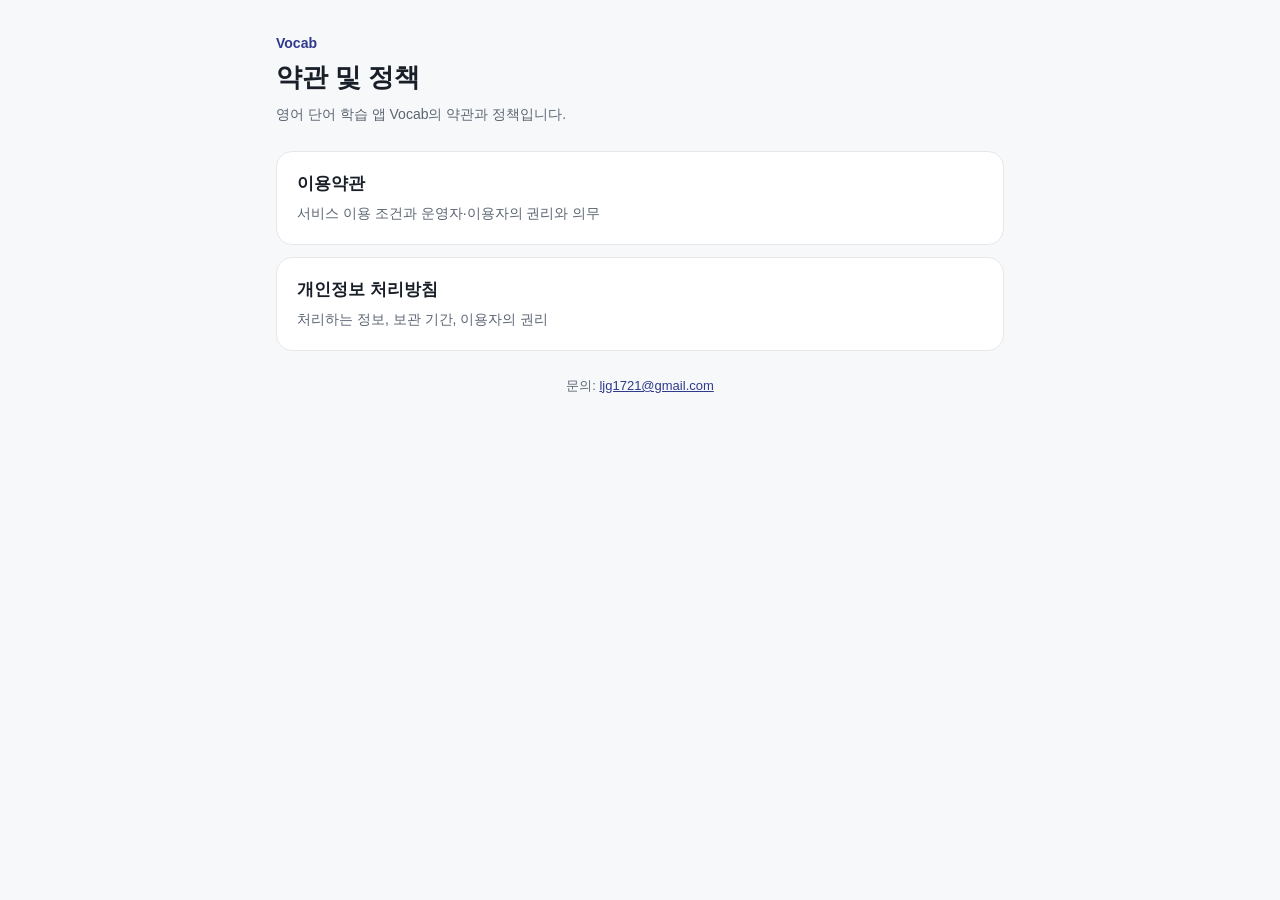
<file: index.html>
<!doctype html>
<html lang="ko">
<head>
<meta charset="utf-8">
<meta name="viewport" content="width=device-width, initial-scale=1">
<title>Vocab 약관</title>
<meta name="description" content="Vocab 앱 이용약관과 개인정보 처리방침">
<link rel="stylesheet" href="style.css">
</head>
<body>
<main>
  <header class="doc">
    <div class="app">Vocab</div>
    <h1>약관 및 정책</h1>
    <div class="dates">영어 단어 학습 앱 Vocab의 약관과 정책입니다.</div>
  </header>
  <div class="cards">
    <a class="card-link" href="terms.html"><strong>이용약관</strong><span>서비스 이용 조건과 운영자·이용자의 권리와 의무</span></a>
    <a class="card-link" href="privacy.html"><strong>개인정보 처리방침</strong><span>처리하는 정보, 보관 기간, 이용자의 권리</span></a>
  </div>
  <footer>문의: <a href="mailto:ljg1721@gmail.com">ljg1721@gmail.com</a></footer>
</main>
</body>
</html>
</file>
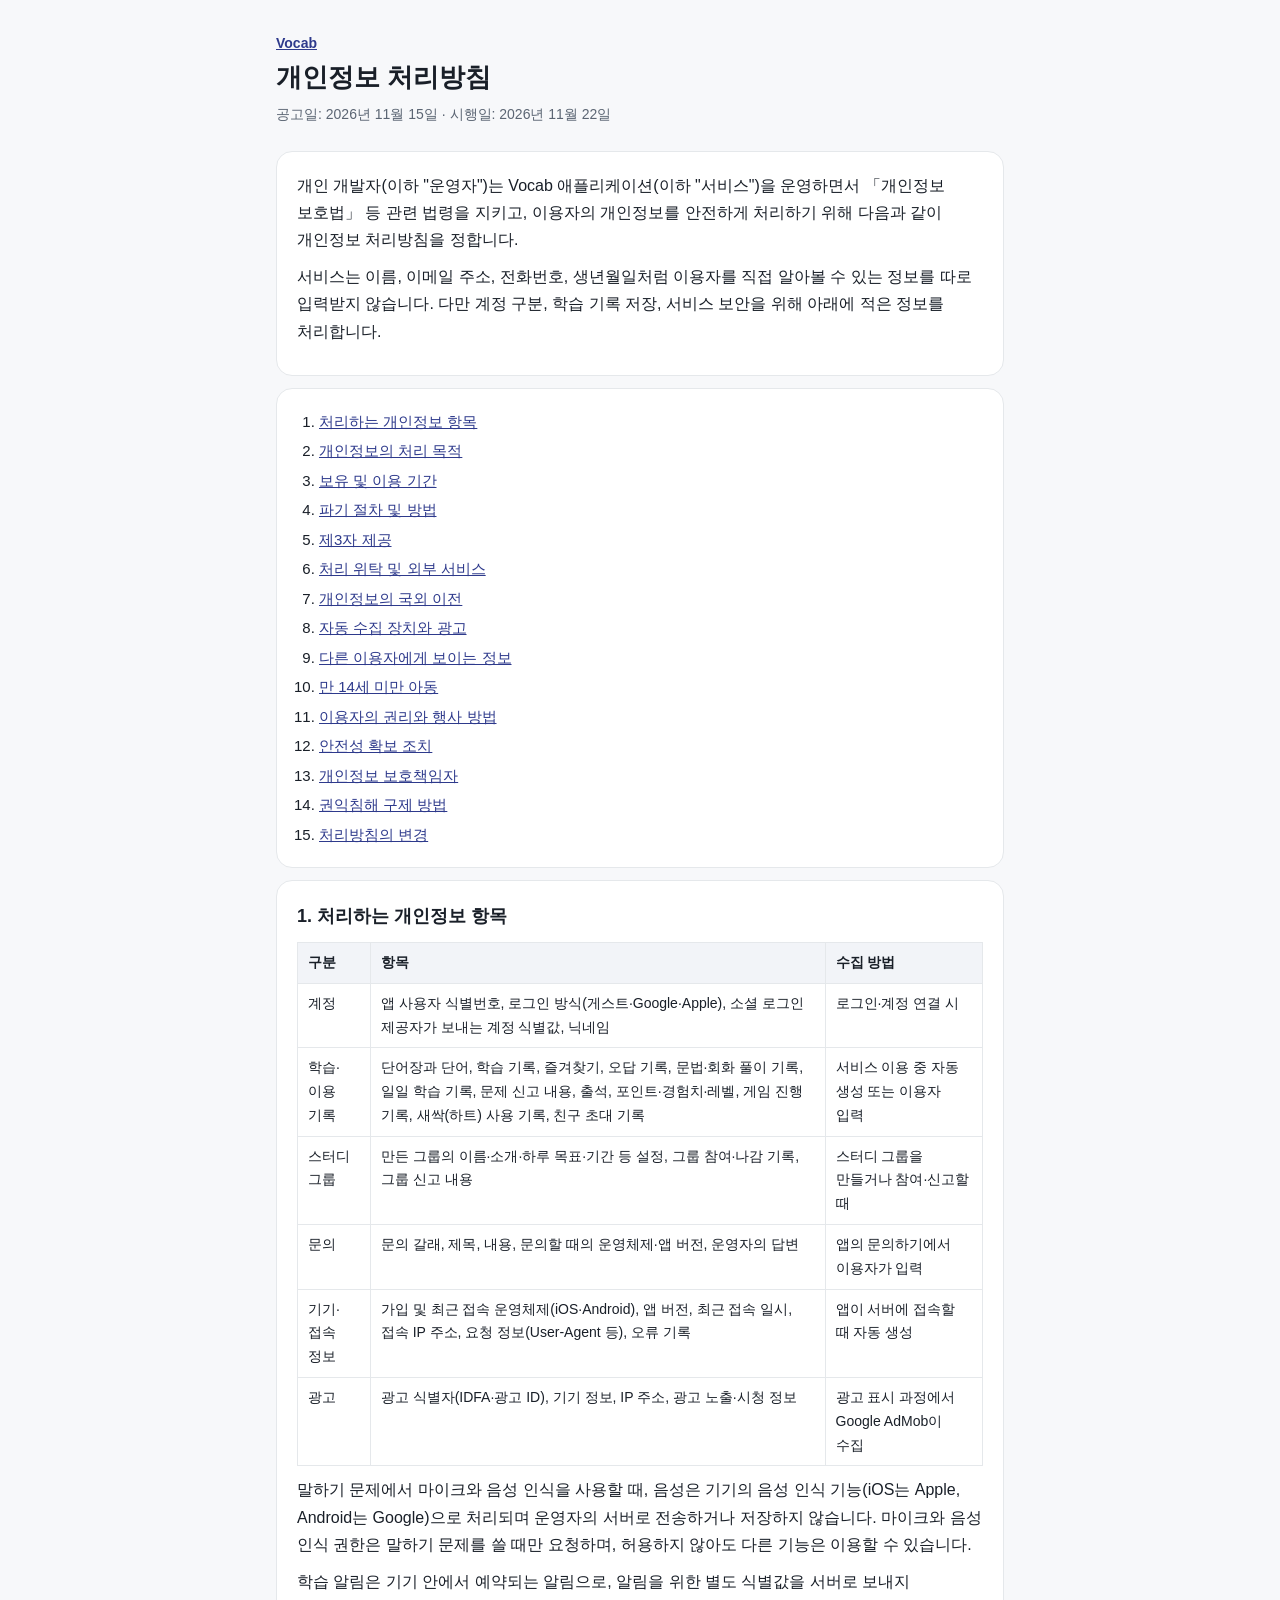
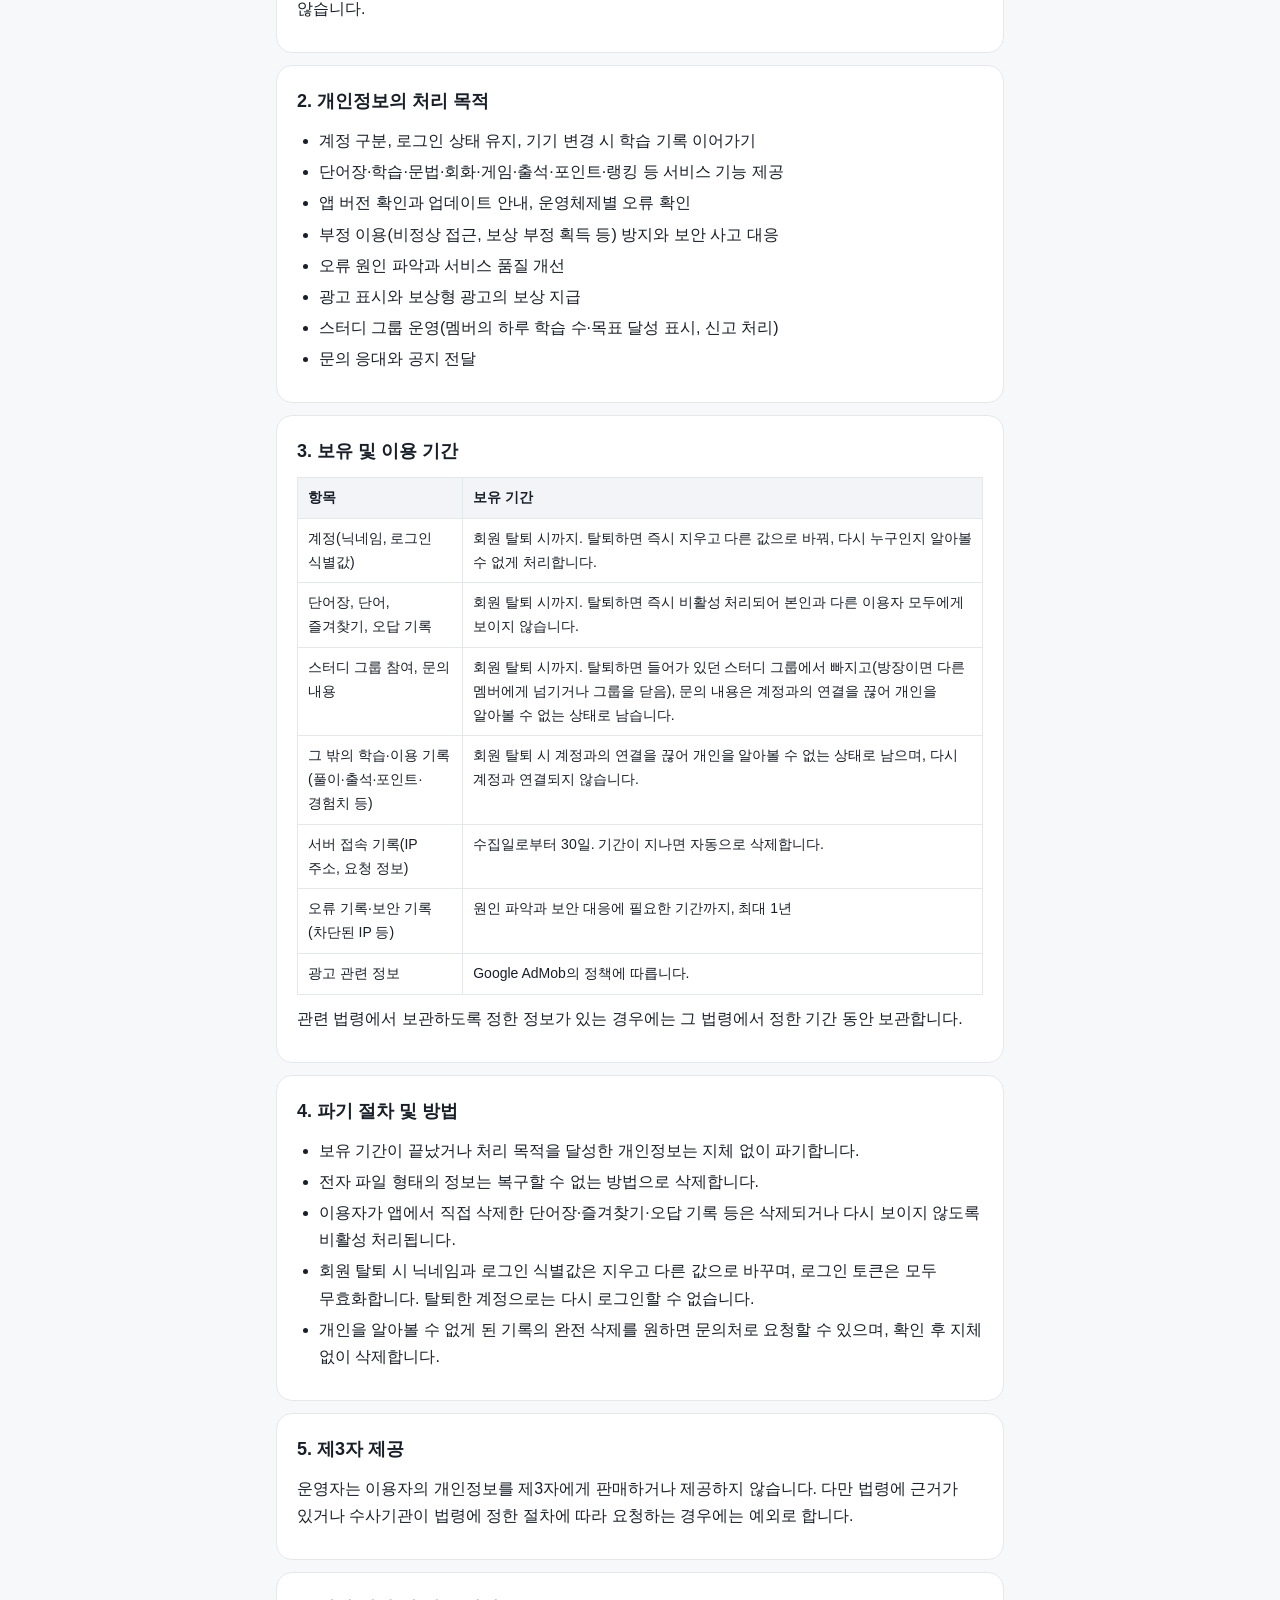
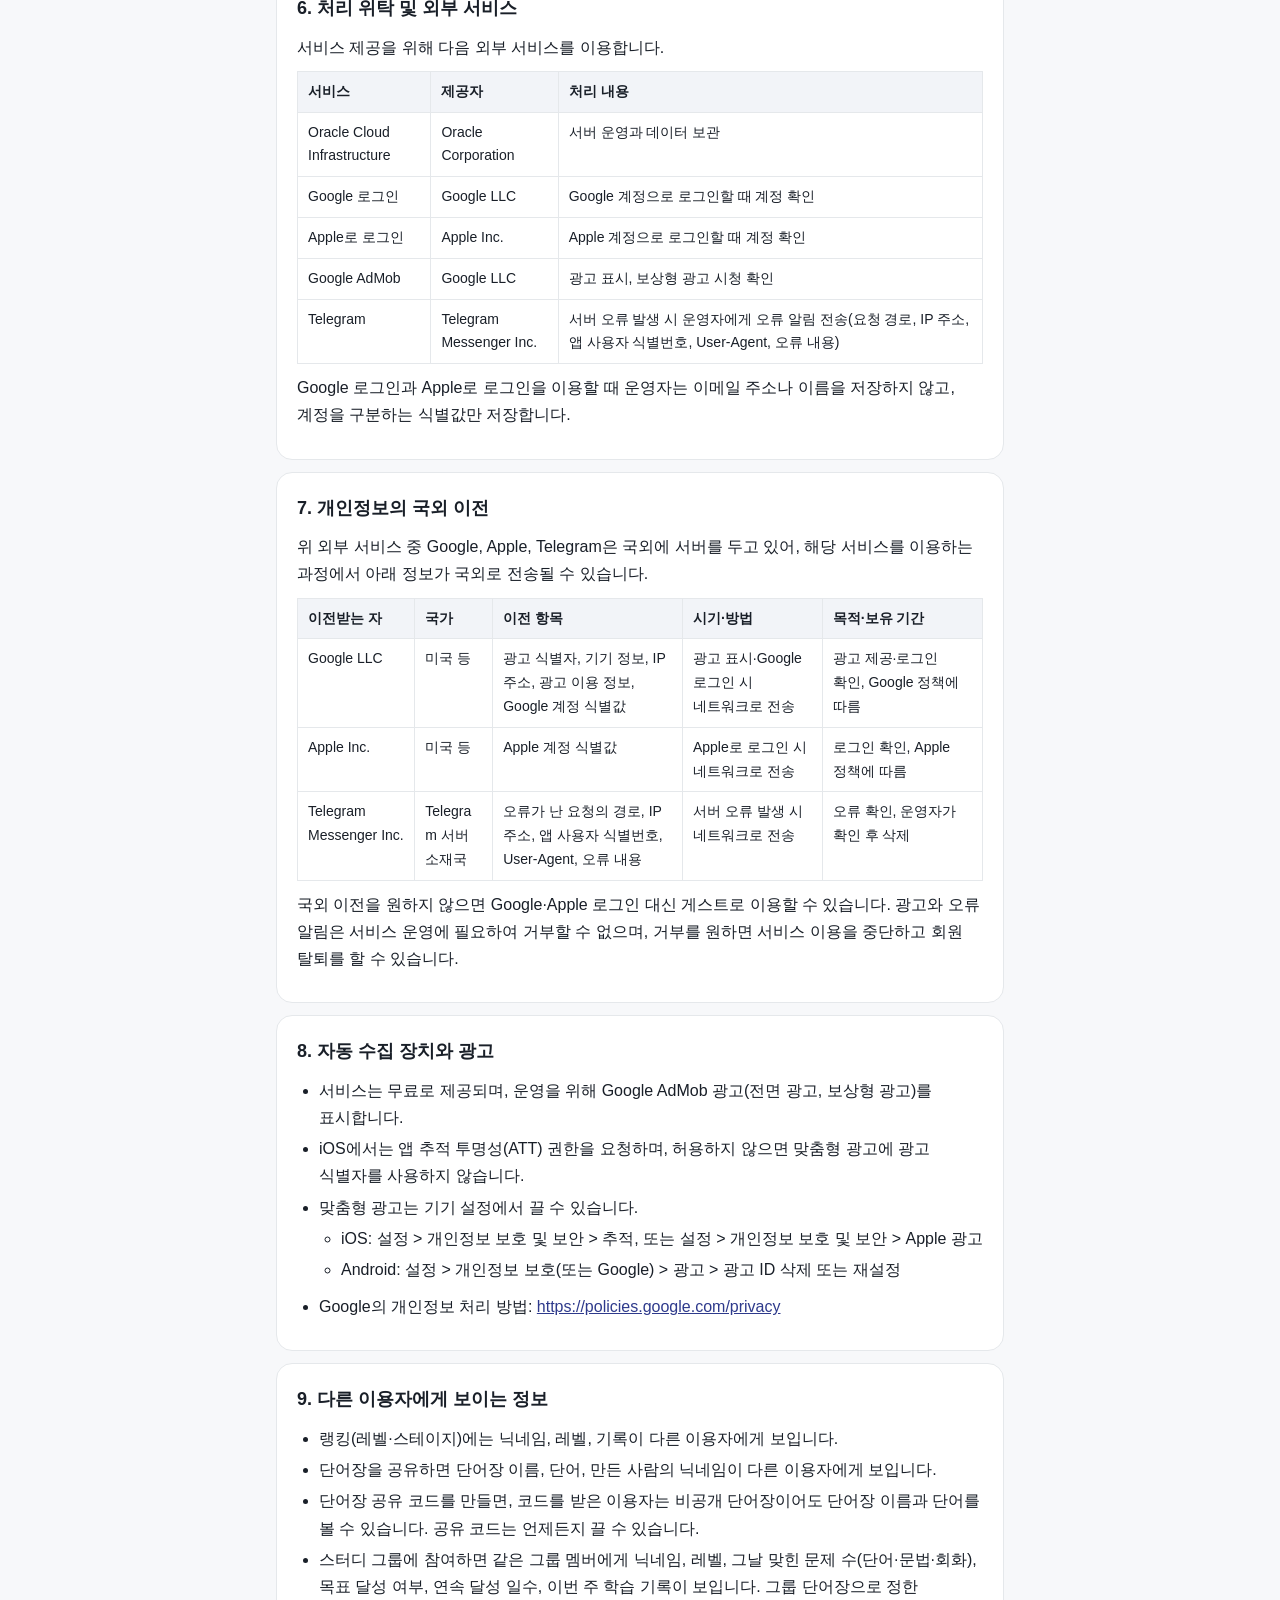
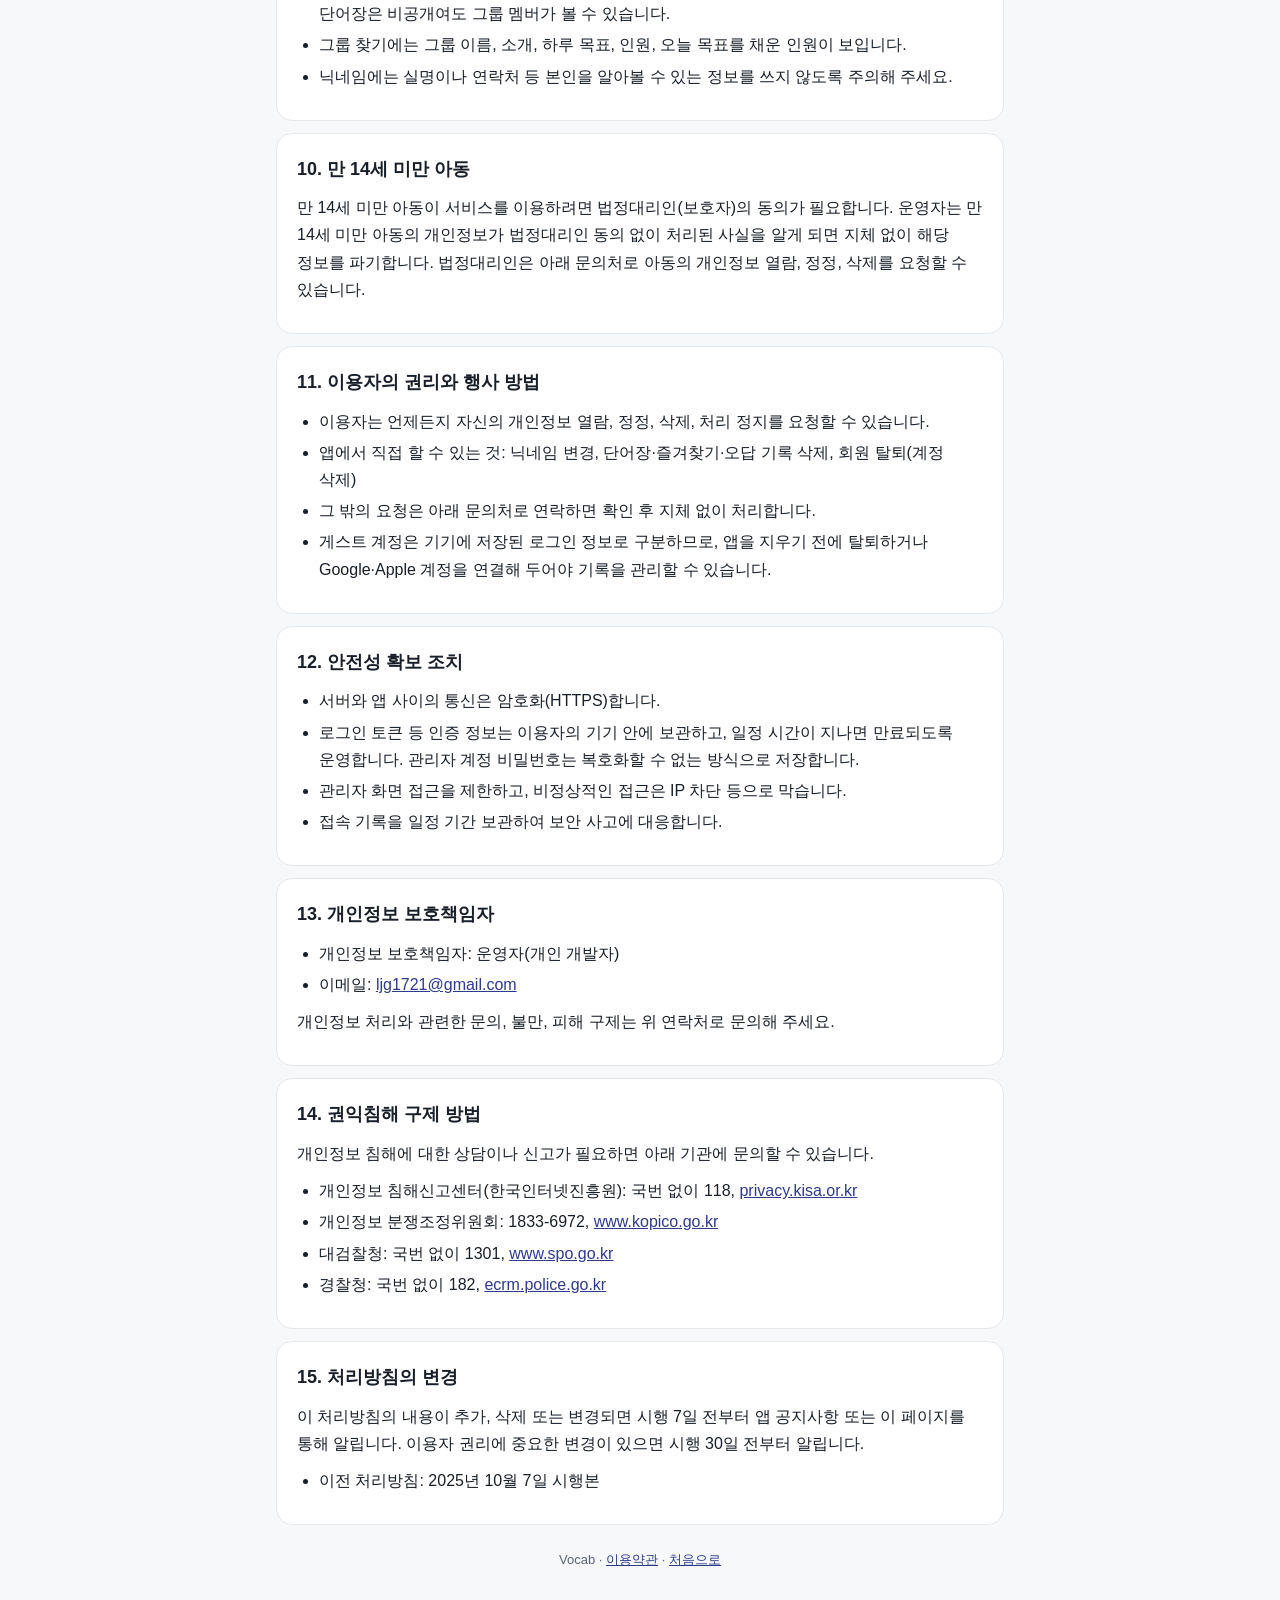
<file: privacy.html>
<!doctype html>
<html lang="ko">
<head>
<meta charset="utf-8">
<meta name="viewport" content="width=device-width, initial-scale=1">
<title>Vocab 개인정보 처리방침</title>
<meta name="description" content="Vocab 앱 개인정보 처리방침">
<link rel="stylesheet" href="style.css">
</head>
<body>
<main>
  <header class="doc">
    <div class="app"><a href="./">Vocab</a></div>
    <h1>개인정보 처리방침</h1>
    <div class="dates">공고일: 2026년 11월 15일 · 시행일: 2026년 11월 22일</div>
  </header>

  <div class="intro">
    <p>개인 개발자(이하 "운영자")는 Vocab 애플리케이션(이하 "서비스")을 운영하면서 「개인정보 보호법」 등 관련 법령을 지키고, 이용자의 개인정보를 안전하게 처리하기 위해 다음과 같이 개인정보 처리방침을 정합니다.</p>
    <p>서비스는 이름, 이메일 주소, 전화번호, 생년월일처럼 이용자를 직접 알아볼 수 있는 정보를 따로 입력받지 않습니다. 다만 계정 구분, 학습 기록 저장, 서비스 보안을 위해 아래에 적은 정보를 처리합니다.</p>
  </div>

  <nav class="toc" aria-label="목차">
    <ol>
      <li><a href="#s1">처리하는 개인정보 항목</a></li>
      <li><a href="#s2">개인정보의 처리 목적</a></li>
      <li><a href="#s3">보유 및 이용 기간</a></li>
      <li><a href="#s4">파기 절차 및 방법</a></li>
      <li><a href="#s5">제3자 제공</a></li>
      <li><a href="#s6">처리 위탁 및 외부 서비스</a></li>
      <li><a href="#s7">개인정보의 국외 이전</a></li>
      <li><a href="#s8">자동 수집 장치와 광고</a></li>
      <li><a href="#s9">다른 이용자에게 보이는 정보</a></li>
      <li><a href="#s10">만 14세 미만 아동</a></li>
      <li><a href="#s11">이용자의 권리와 행사 방법</a></li>
      <li><a href="#s12">안전성 확보 조치</a></li>
      <li><a href="#s13">개인정보 보호책임자</a></li>
      <li><a href="#s14">권익침해 구제 방법</a></li>
      <li><a href="#s15">처리방침의 변경</a></li>
    </ol>
  </nav>

  <section id="s1">
    <h2>1. 처리하는 개인정보 항목</h2>
    <table>
      <thead><tr><th>구분</th><th>항목</th><th>수집 방법</th></tr></thead>
      <tbody>
        <tr><td>계정</td><td>앱 사용자 식별번호, 로그인 방식(게스트·Google·Apple), 소셜 로그인 제공자가 보내는 계정 식별값, 닉네임</td><td>로그인·계정 연결 시</td></tr>
        <tr><td>학습·이용 기록</td><td>단어장과 단어, 학습 기록, 즐겨찾기, 오답 기록, 문법·회화 풀이 기록, 일일 학습 기록, 문제 신고 내용, 출석, 포인트·경험치·레벨, 게임 진행 기록, 새싹(하트) 사용 기록, 친구 초대 기록</td><td>서비스 이용 중 자동 생성 또는 이용자 입력</td></tr>
        <tr><td>스터디 그룹</td><td>만든 그룹의 이름·소개·하루 목표·기간 등 설정, 그룹 참여·나감 기록, 그룹 신고 내용</td><td>스터디 그룹을 만들거나 참여·신고할 때</td></tr>
        <tr><td>문의</td><td>문의 갈래, 제목, 내용, 문의할 때의 운영체제·앱 버전, 운영자의 답변</td><td>앱의 문의하기에서 이용자가 입력</td></tr>
        <tr><td>기기·접속 정보</td><td>가입 및 최근 접속 운영체제(iOS·Android), 앱 버전, 최근 접속 일시, 접속 IP 주소, 요청 정보(User-Agent 등), 오류 기록</td><td>앱이 서버에 접속할 때 자동 생성</td></tr>
        <tr><td>광고</td><td>광고 식별자(IDFA·광고 ID), 기기 정보, IP 주소, 광고 노출·시청 정보</td><td>광고 표시 과정에서 Google AdMob이 수집</td></tr>
      </tbody>
    </table>
    <p>말하기 문제에서 마이크와 음성 인식을 사용할 때, 음성은 기기의 음성 인식 기능(iOS는 Apple, Android는 Google)으로 처리되며 운영자의 서버로 전송하거나 저장하지 않습니다. 마이크와 음성 인식 권한은 말하기 문제를 쓸 때만 요청하며, 허용하지 않아도 다른 기능은 이용할 수 있습니다.</p>
    <p>학습 알림은 기기 안에서 예약되는 알림으로, 알림을 위한 별도 식별값을 서버로 보내지 않습니다.</p>
  </section>

  <section id="s2">
    <h2>2. 개인정보의 처리 목적</h2>
    <ul>
      <li>계정 구분, 로그인 상태 유지, 기기 변경 시 학습 기록 이어가기</li>
      <li>단어장·학습·문법·회화·게임·출석·포인트·랭킹 등 서비스 기능 제공</li>
      <li>앱 버전 확인과 업데이트 안내, 운영체제별 오류 확인</li>
      <li>부정 이용(비정상 접근, 보상 부정 획득 등) 방지와 보안 사고 대응</li>
      <li>오류 원인 파악과 서비스 품질 개선</li>
      <li>광고 표시와 보상형 광고의 보상 지급</li>
      <li>스터디 그룹 운영(멤버의 하루 학습 수·목표 달성 표시, 신고 처리)</li>
      <li>문의 응대와 공지 전달</li>
    </ul>
  </section>

  <section id="s3">
    <h2>3. 보유 및 이용 기간</h2>
    <table>
      <thead><tr><th>항목</th><th>보유 기간</th></tr></thead>
      <tbody>
        <tr><td>계정(닉네임, 로그인 식별값)</td><td>회원 탈퇴 시까지. 탈퇴하면 즉시 지우고 다른 값으로 바꿔, 다시 누구인지 알아볼 수 없게 처리합니다.</td></tr>
        <tr><td>단어장, 단어, 즐겨찾기, 오답 기록</td><td>회원 탈퇴 시까지. 탈퇴하면 즉시 비활성 처리되어 본인과 다른 이용자 모두에게 보이지 않습니다.</td></tr>
        <tr><td>스터디 그룹 참여, 문의 내용</td><td>회원 탈퇴 시까지. 탈퇴하면 들어가 있던 스터디 그룹에서 빠지고(방장이면 다른 멤버에게 넘기거나 그룹을 닫음), 문의 내용은 계정과의 연결을 끊어 개인을 알아볼 수 없는 상태로 남습니다.</td></tr>
        <tr><td>그 밖의 학습·이용 기록(풀이·출석·포인트·경험치 등)</td><td>회원 탈퇴 시 계정과의 연결을 끊어 개인을 알아볼 수 없는 상태로 남으며, 다시 계정과 연결되지 않습니다.</td></tr>
        <tr><td>서버 접속 기록(IP 주소, 요청 정보)</td><td>수집일로부터 30일. 기간이 지나면 자동으로 삭제합니다.</td></tr>
        <tr><td>오류 기록·보안 기록(차단된 IP 등)</td><td>원인 파악과 보안 대응에 필요한 기간까지, 최대 1년</td></tr>
        <tr><td>광고 관련 정보</td><td>Google AdMob의 정책에 따릅니다.</td></tr>
      </tbody>
    </table>
    <p>관련 법령에서 보관하도록 정한 정보가 있는 경우에는 그 법령에서 정한 기간 동안 보관합니다.</p>
  </section>

  <section id="s4">
    <h2>4. 파기 절차 및 방법</h2>
    <ul>
      <li>보유 기간이 끝났거나 처리 목적을 달성한 개인정보는 지체 없이 파기합니다.</li>
      <li>전자 파일 형태의 정보는 복구할 수 없는 방법으로 삭제합니다.</li>
      <li>이용자가 앱에서 직접 삭제한 단어장·즐겨찾기·오답 기록 등은 삭제되거나 다시 보이지 않도록 비활성 처리됩니다.</li>
      <li>회원 탈퇴 시 닉네임과 로그인 식별값은 지우고 다른 값으로 바꾸며, 로그인 토큰은 모두 무효화합니다. 탈퇴한 계정으로는 다시 로그인할 수 없습니다.</li>
      <li>개인을 알아볼 수 없게 된 기록의 완전 삭제를 원하면 문의처로 요청할 수 있으며, 확인 후 지체 없이 삭제합니다.</li>
    </ul>
  </section>

  <section id="s5">
    <h2>5. 제3자 제공</h2>
    <p>운영자는 이용자의 개인정보를 제3자에게 판매하거나 제공하지 않습니다. 다만 법령에 근거가 있거나 수사기관이 법령에 정한 절차에 따라 요청하는 경우에는 예외로 합니다.</p>
  </section>

  <section id="s6">
    <h2>6. 처리 위탁 및 외부 서비스</h2>
    <p>서비스 제공을 위해 다음 외부 서비스를 이용합니다.</p>
    <table>
      <thead><tr><th>서비스</th><th>제공자</th><th>처리 내용</th></tr></thead>
      <tbody>
        <tr><td>Oracle Cloud Infrastructure</td><td>Oracle Corporation</td><td>서버 운영과 데이터 보관</td></tr>
        <tr><td>Google 로그인</td><td>Google LLC</td><td>Google 계정으로 로그인할 때 계정 확인</td></tr>
        <tr><td>Apple로 로그인</td><td>Apple Inc.</td><td>Apple 계정으로 로그인할 때 계정 확인</td></tr>
        <tr><td>Google AdMob</td><td>Google LLC</td><td>광고 표시, 보상형 광고 시청 확인</td></tr>
        <tr><td>Telegram</td><td>Telegram Messenger Inc.</td><td>서버 오류 발생 시 운영자에게 오류 알림 전송(요청 경로, IP 주소, 앱 사용자 식별번호, User-Agent, 오류 내용)</td></tr>
      </tbody>
    </table>
    <p>Google 로그인과 Apple로 로그인을 이용할 때 운영자는 이메일 주소나 이름을 저장하지 않고, 계정을 구분하는 식별값만 저장합니다.</p>
  </section>

  <section id="s7">
    <h2>7. 개인정보의 국외 이전</h2>
    <p>위 외부 서비스 중 Google, Apple, Telegram은 국외에 서버를 두고 있어, 해당 서비스를 이용하는 과정에서 아래 정보가 국외로 전송될 수 있습니다.</p>
    <table>
      <thead><tr><th>이전받는 자</th><th>국가</th><th>이전 항목</th><th>시기·방법</th><th>목적·보유 기간</th></tr></thead>
      <tbody>
        <tr><td>Google LLC</td><td>미국 등</td><td>광고 식별자, 기기 정보, IP 주소, 광고 이용 정보, Google 계정 식별값</td><td>광고 표시·Google 로그인 시 네트워크로 전송</td><td>광고 제공·로그인 확인, Google 정책에 따름</td></tr>
        <tr><td>Apple Inc.</td><td>미국 등</td><td>Apple 계정 식별값</td><td>Apple로 로그인 시 네트워크로 전송</td><td>로그인 확인, Apple 정책에 따름</td></tr>
        <tr><td>Telegram Messenger Inc.</td><td>Telegram 서버 소재국</td><td>오류가 난 요청의 경로, IP 주소, 앱 사용자 식별번호, User-Agent, 오류 내용</td><td>서버 오류 발생 시 네트워크로 전송</td><td>오류 확인, 운영자가 확인 후 삭제</td></tr>
      </tbody>
    </table>
    <p>국외 이전을 원하지 않으면 Google·Apple 로그인 대신 게스트로 이용할 수 있습니다. 광고와 오류 알림은 서비스 운영에 필요하여 거부할 수 없으며, 거부를 원하면 서비스 이용을 중단하고 회원 탈퇴를 할 수 있습니다.</p>
  </section>

  <section id="s8">
    <h2>8. 자동 수집 장치와 광고</h2>
    <ul>
      <li>서비스는 무료로 제공되며, 운영을 위해 Google AdMob 광고(전면 광고, 보상형 광고)를 표시합니다.</li>
      <li>iOS에서는 앱 추적 투명성(ATT) 권한을 요청하며, 허용하지 않으면 맞춤형 광고에 광고 식별자를 사용하지 않습니다.</li>
      <li>맞춤형 광고는 기기 설정에서 끌 수 있습니다.
        <ul>
          <li>iOS: 설정 &gt; 개인정보 보호 및 보안 &gt; 추적, 또는 설정 &gt; 개인정보 보호 및 보안 &gt; Apple 광고</li>
          <li>Android: 설정 &gt; 개인정보 보호(또는 Google) &gt; 광고 &gt; 광고 ID 삭제 또는 재설정</li>
        </ul>
      </li>
      <li>Google의 개인정보 처리 방법: <a href="https://policies.google.com/privacy" rel="noopener">https://policies.google.com/privacy</a></li>
    </ul>
  </section>

  <section id="s9">
    <h2>9. 다른 이용자에게 보이는 정보</h2>
    <ul>
      <li>랭킹(레벨·스테이지)에는 닉네임, 레벨, 기록이 다른 이용자에게 보입니다.</li>
      <li>단어장을 공유하면 단어장 이름, 단어, 만든 사람의 닉네임이 다른 이용자에게 보입니다.</li>
      <li>단어장 공유 코드를 만들면, 코드를 받은 이용자는 비공개 단어장이어도 단어장 이름과 단어를 볼 수 있습니다. 공유 코드는 언제든지 끌 수 있습니다.</li>
      <li>스터디 그룹에 참여하면 같은 그룹 멤버에게 닉네임, 레벨, 그날 맞힌 문제 수(단어·문법·회화), 목표 달성 여부, 연속 달성 일수, 이번 주 학습 기록이 보입니다. 그룹 단어장으로 정한 단어장은 비공개여도 그룹 멤버가 볼 수 있습니다.</li>
      <li>그룹 찾기에는 그룹 이름, 소개, 하루 목표, 인원, 오늘 목표를 채운 인원이 보입니다.</li>
      <li>닉네임에는 실명이나 연락처 등 본인을 알아볼 수 있는 정보를 쓰지 않도록 주의해 주세요.</li>
    </ul>
  </section>

  <section id="s10">
    <h2>10. 만 14세 미만 아동</h2>
    <p>만 14세 미만 아동이 서비스를 이용하려면 법정대리인(보호자)의 동의가 필요합니다. 운영자는 만 14세 미만 아동의 개인정보가 법정대리인 동의 없이 처리된 사실을 알게 되면 지체 없이 해당 정보를 파기합니다. 법정대리인은 아래 문의처로 아동의 개인정보 열람, 정정, 삭제를 요청할 수 있습니다.</p>
  </section>

  <section id="s11">
    <h2>11. 이용자의 권리와 행사 방법</h2>
    <ul>
      <li>이용자는 언제든지 자신의 개인정보 열람, 정정, 삭제, 처리 정지를 요청할 수 있습니다.</li>
      <li>앱에서 직접 할 수 있는 것: 닉네임 변경, 단어장·즐겨찾기·오답 기록 삭제, 회원 탈퇴(계정 삭제)</li>
      <li>그 밖의 요청은 아래 문의처로 연락하면 확인 후 지체 없이 처리합니다.</li>
      <li>게스트 계정은 기기에 저장된 로그인 정보로 구분하므로, 앱을 지우기 전에 탈퇴하거나 Google·Apple 계정을 연결해 두어야 기록을 관리할 수 있습니다.</li>
    </ul>
  </section>

  <section id="s12">
    <h2>12. 안전성 확보 조치</h2>
    <ul>
      <li>서버와 앱 사이의 통신은 암호화(HTTPS)합니다.</li>
      <li>로그인 토큰 등 인증 정보는 이용자의 기기 안에 보관하고, 일정 시간이 지나면 만료되도록 운영합니다. 관리자 계정 비밀번호는 복호화할 수 없는 방식으로 저장합니다.</li>
      <li>관리자 화면 접근을 제한하고, 비정상적인 접근은 IP 차단 등으로 막습니다.</li>
      <li>접속 기록을 일정 기간 보관하여 보안 사고에 대응합니다.</li>
    </ul>
  </section>

  <section id="s13">
    <h2>13. 개인정보 보호책임자</h2>
    <ul>
      <li>개인정보 보호책임자: 운영자(개인 개발자)</li>
      <li>이메일: <a href="mailto:ljg1721@gmail.com">ljg1721@gmail.com</a></li>
    </ul>
    <p>개인정보 처리와 관련한 문의, 불만, 피해 구제는 위 연락처로 문의해 주세요.</p>
  </section>

  <section id="s14">
    <h2>14. 권익침해 구제 방법</h2>
    <p>개인정보 침해에 대한 상담이나 신고가 필요하면 아래 기관에 문의할 수 있습니다.</p>
    <ul>
      <li>개인정보 침해신고센터(한국인터넷진흥원): 국번 없이 118, <a href="https://privacy.kisa.or.kr" rel="noopener">privacy.kisa.or.kr</a></li>
      <li>개인정보 분쟁조정위원회: 1833-6972, <a href="https://www.kopico.go.kr" rel="noopener">www.kopico.go.kr</a></li>
      <li>대검찰청: 국번 없이 1301, <a href="https://www.spo.go.kr" rel="noopener">www.spo.go.kr</a></li>
      <li>경찰청: 국번 없이 182, <a href="https://ecrm.police.go.kr" rel="noopener">ecrm.police.go.kr</a></li>
    </ul>
  </section>

  <section id="s15">
    <h2>15. 처리방침의 변경</h2>
    <p>이 처리방침의 내용이 추가, 삭제 또는 변경되면 시행 7일 전부터 앱 공지사항 또는 이 페이지를 통해 알립니다. 이용자 권리에 중요한 변경이 있으면 시행 30일 전부터 알립니다.</p>
    <ul>
      <li>이전 처리방침: 2025년 10월 7일 시행본</li>
    </ul>
  </section>

  <footer>Vocab · <a href="terms.html">이용약관</a> · <a href="./">처음으로</a></footer>
</main>
</body>
</html>
</file>
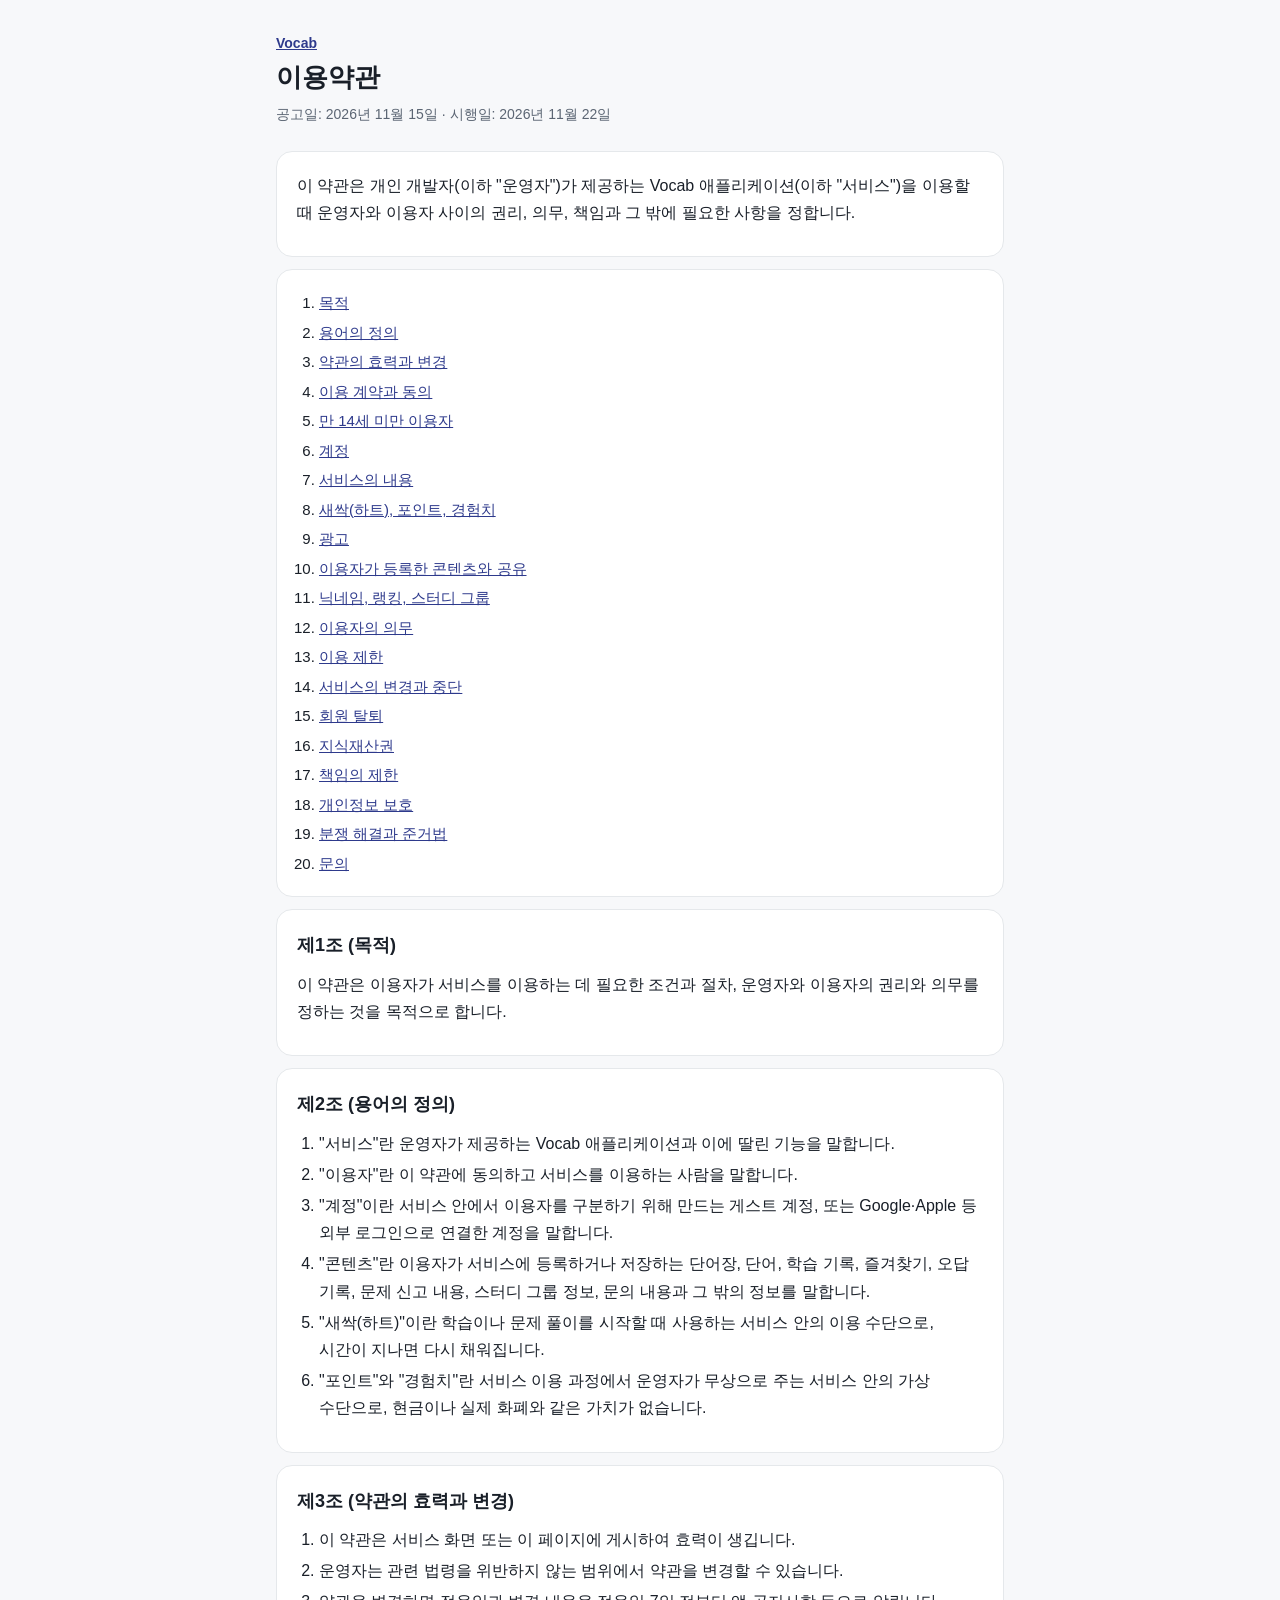
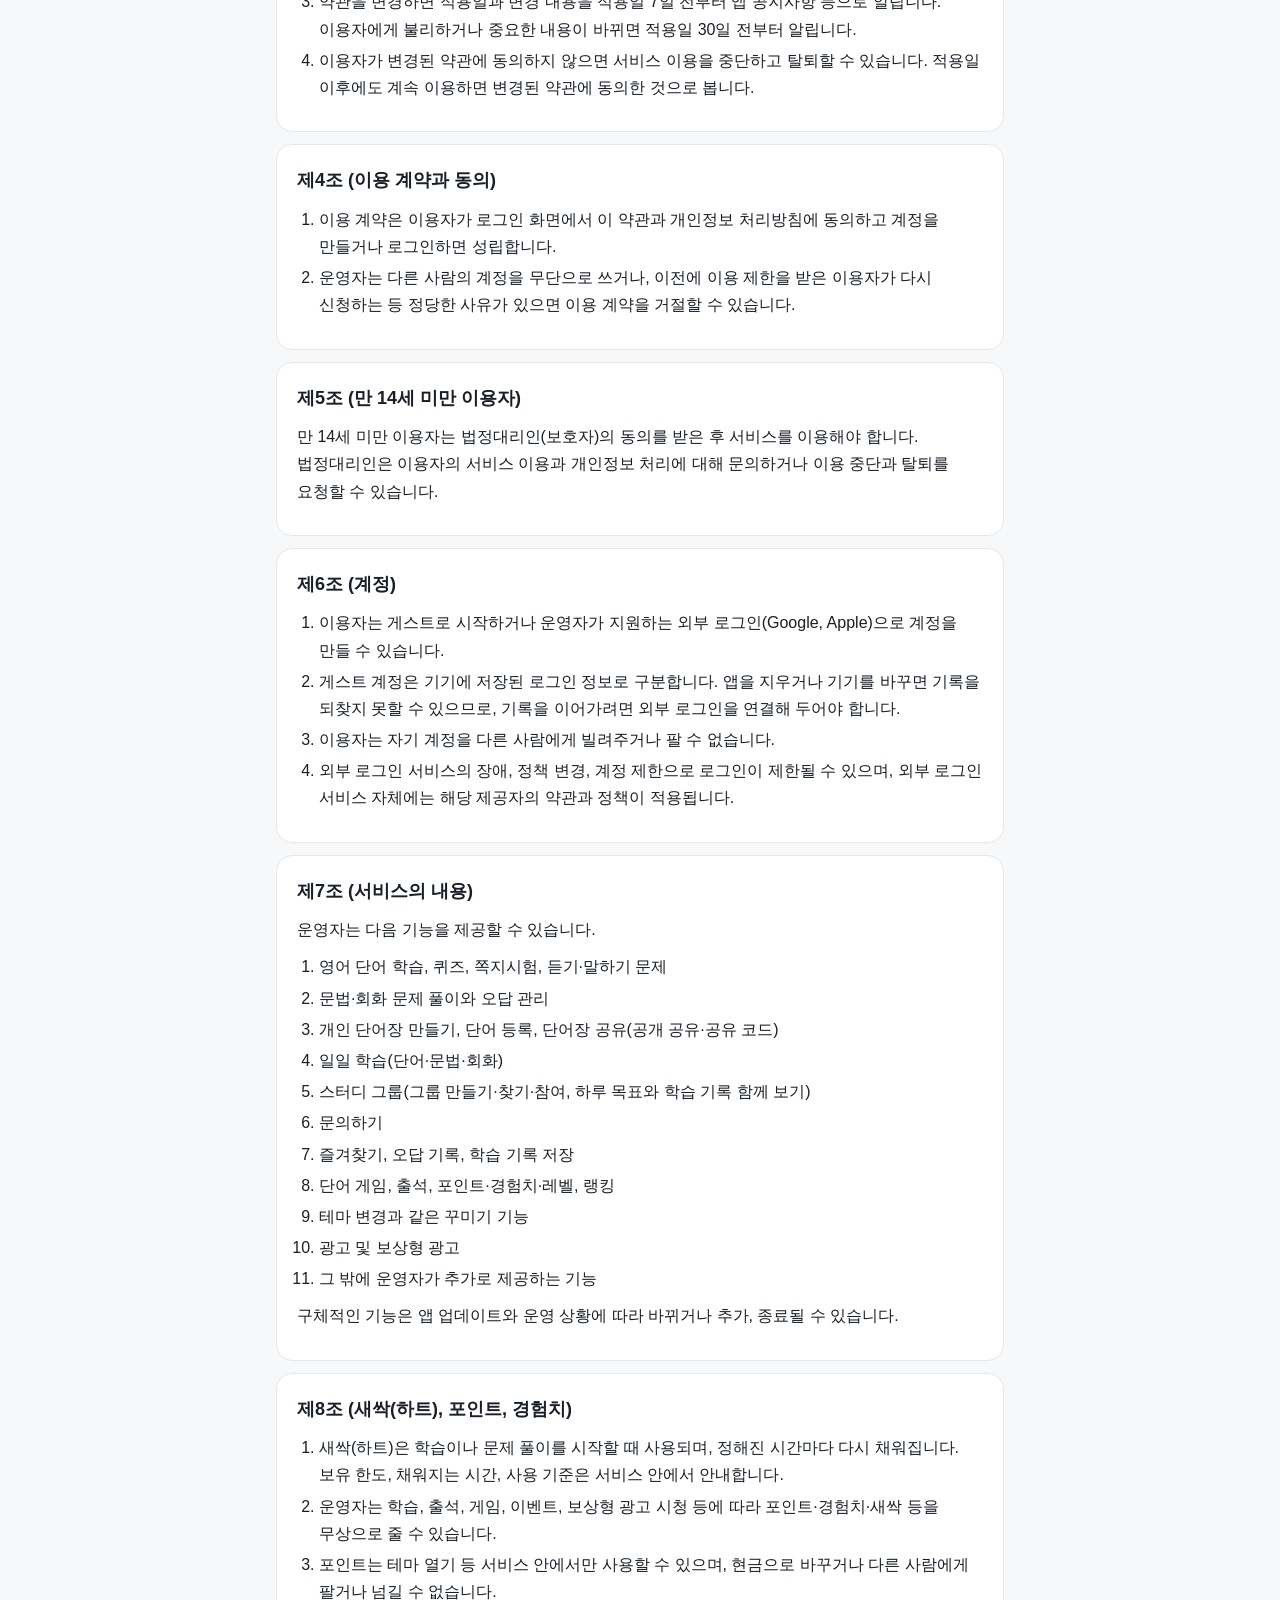
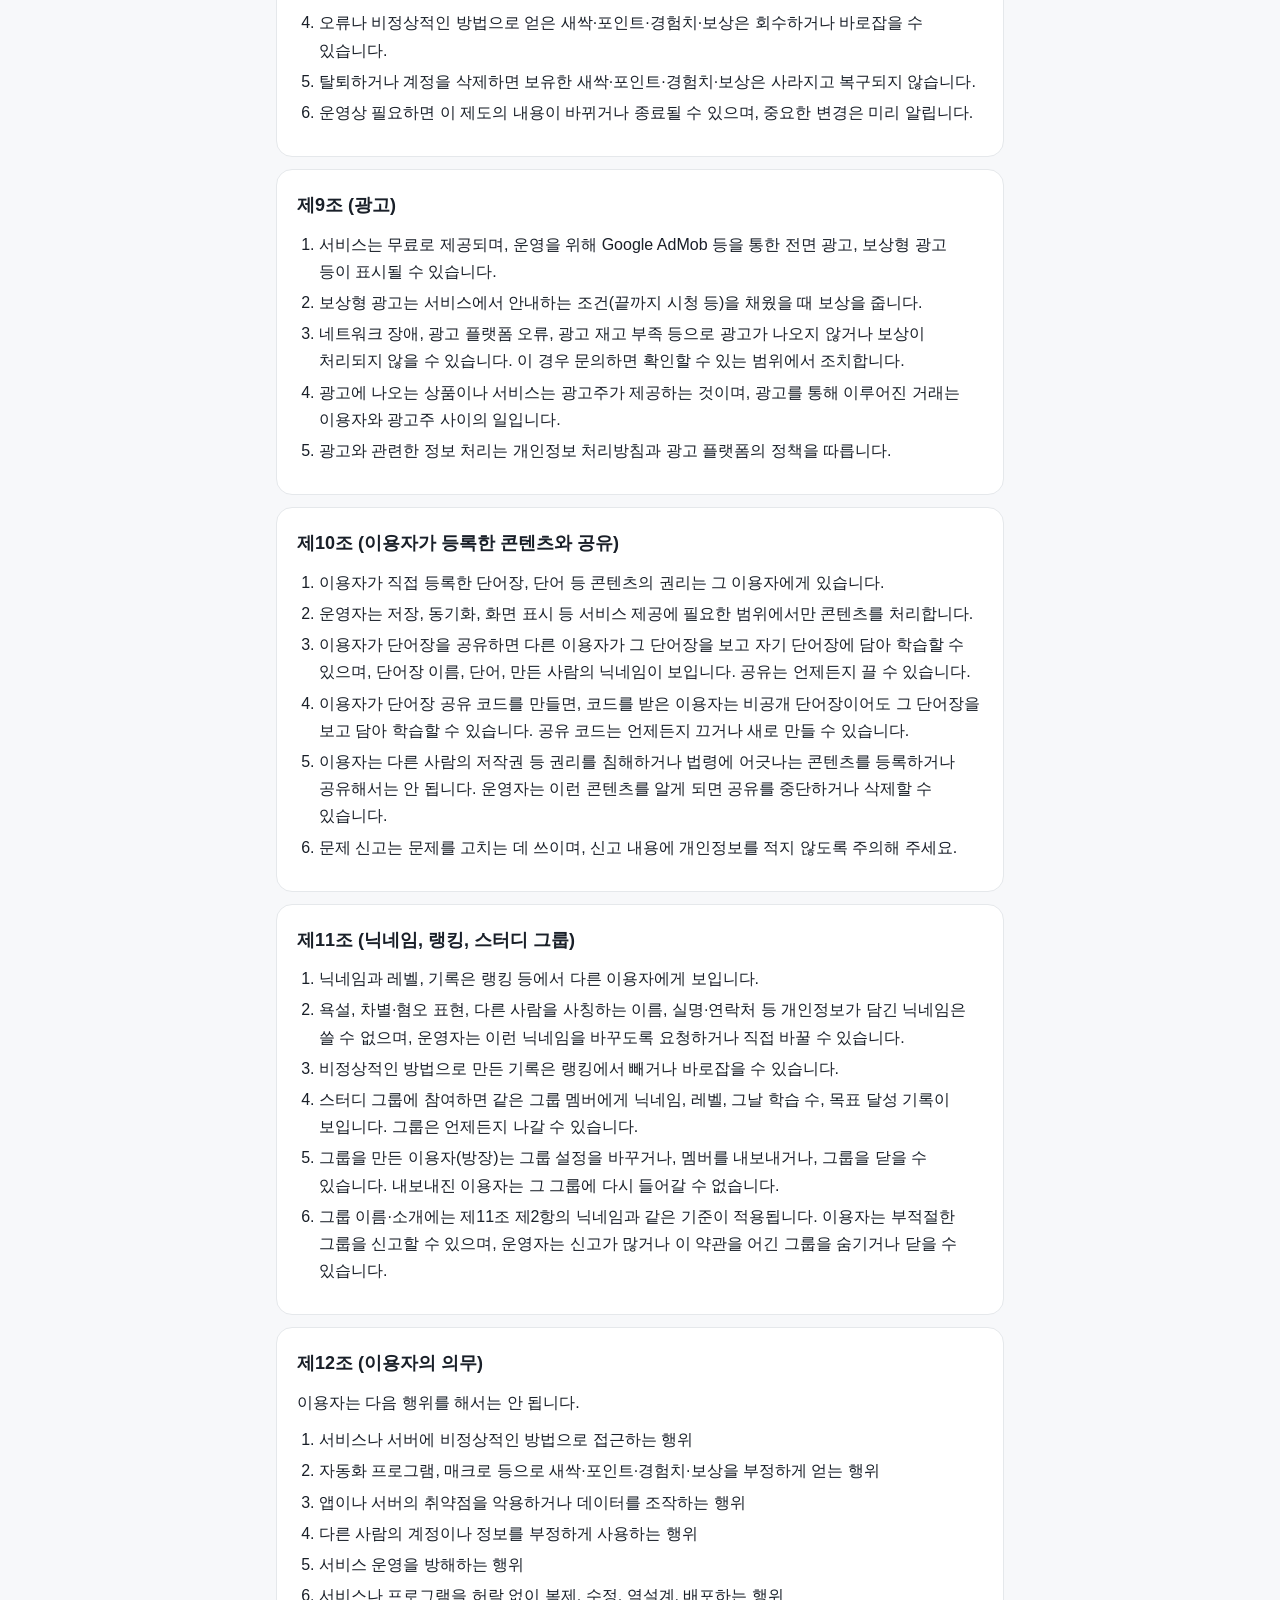
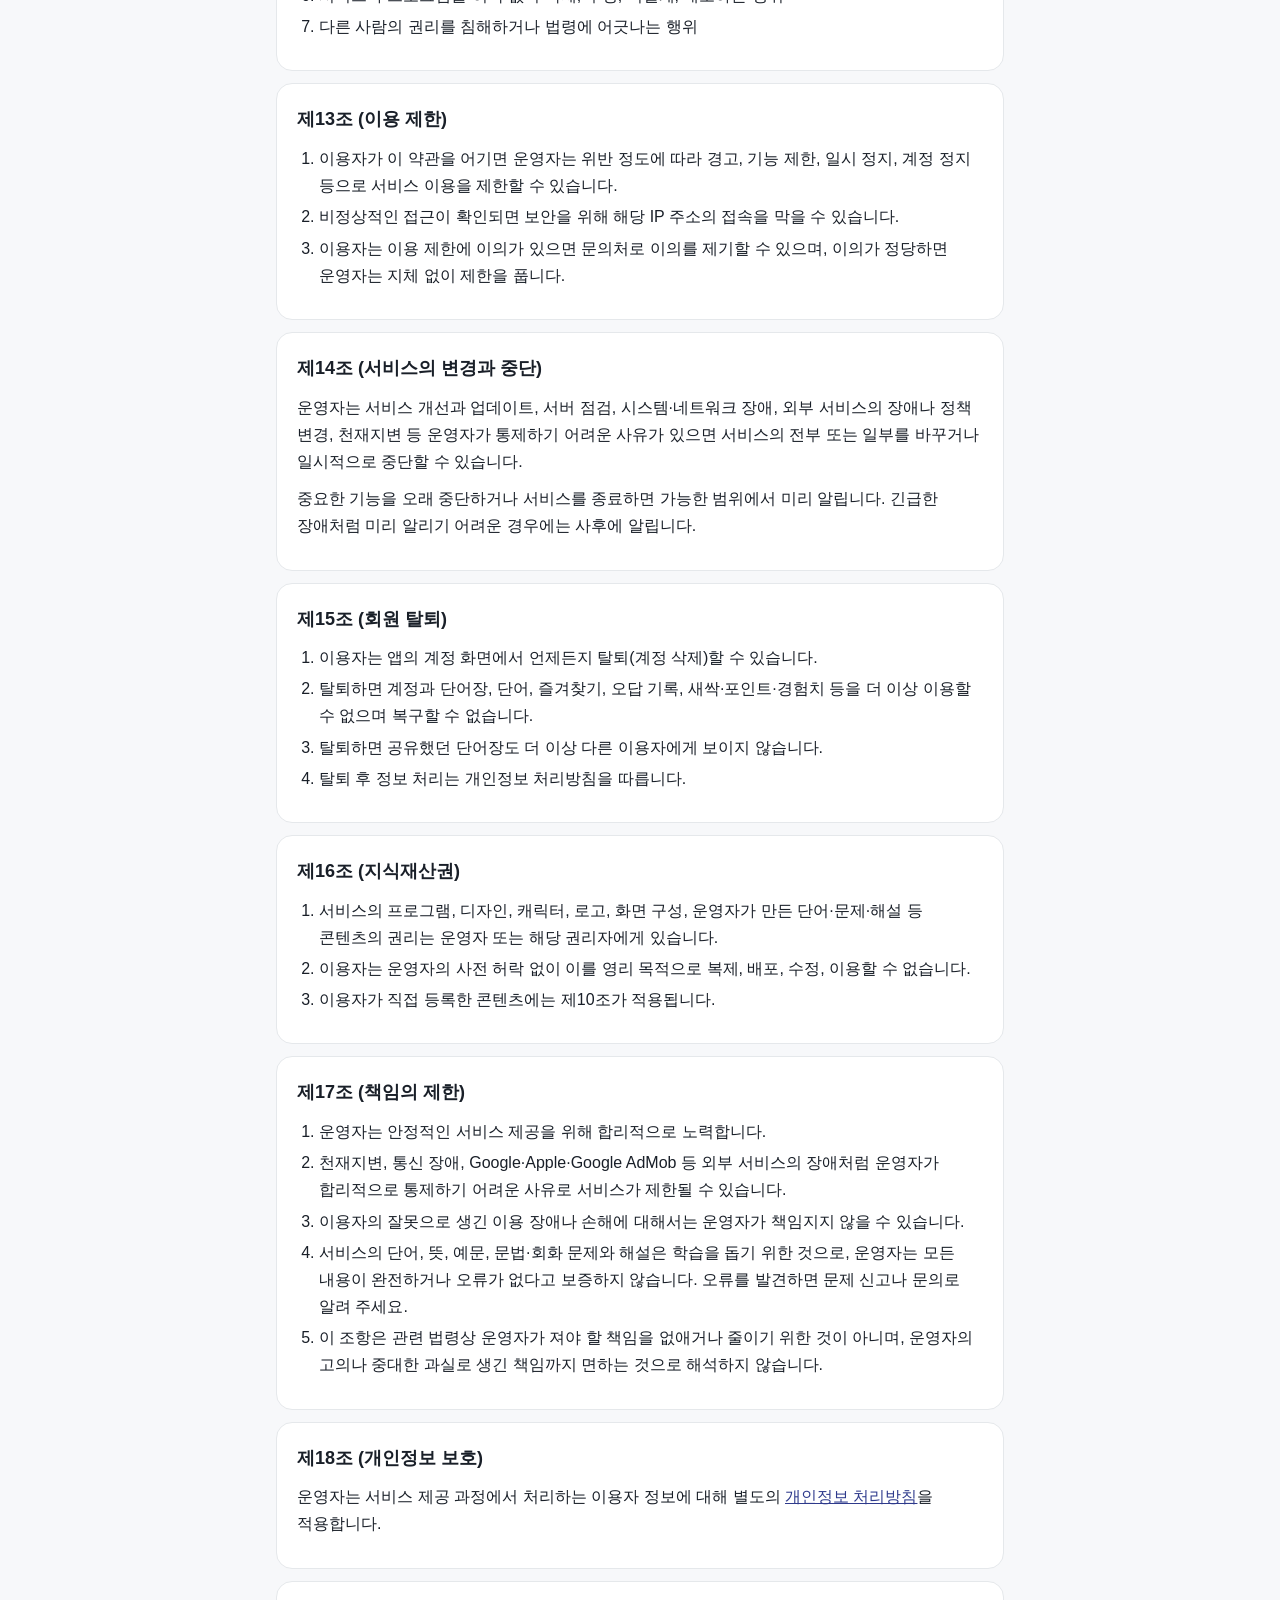
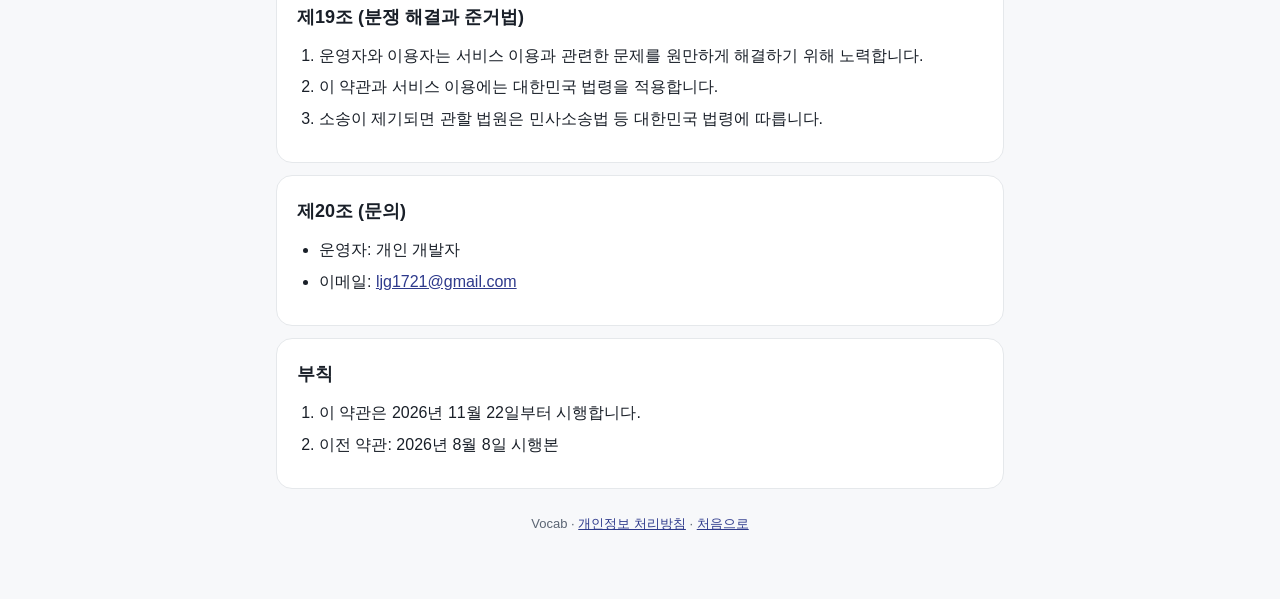
<file: terms.html>
<!doctype html>
<html lang="ko">
<head>
<meta charset="utf-8">
<meta name="viewport" content="width=device-width, initial-scale=1">
<title>Vocab 이용약관</title>
<meta name="description" content="Vocab 앱 이용약관">
<link rel="stylesheet" href="style.css">
</head>
<body>
<main>
  <header class="doc">
    <div class="app"><a href="./">Vocab</a></div>
    <h1>이용약관</h1>
    <div class="dates">공고일: 2026년 11월 15일 · 시행일: 2026년 11월 22일</div>
  </header>

  <div class="intro">
    <p>이 약관은 개인 개발자(이하 "운영자")가 제공하는 Vocab 애플리케이션(이하 "서비스")을 이용할 때 운영자와 이용자 사이의 권리, 의무, 책임과 그 밖에 필요한 사항을 정합니다.</p>
  </div>

  <nav class="toc" aria-label="목차">
    <ol>
      <li><a href="#a1">목적</a></li>
      <li><a href="#a2">용어의 정의</a></li>
      <li><a href="#a3">약관의 효력과 변경</a></li>
      <li><a href="#a4">이용 계약과 동의</a></li>
      <li><a href="#a5">만 14세 미만 이용자</a></li>
      <li><a href="#a6">계정</a></li>
      <li><a href="#a7">서비스의 내용</a></li>
      <li><a href="#a8">새싹(하트), 포인트, 경험치</a></li>
      <li><a href="#a9">광고</a></li>
      <li><a href="#a10">이용자가 등록한 콘텐츠와 공유</a></li>
      <li><a href="#a11">닉네임, 랭킹, 스터디 그룹</a></li>
      <li><a href="#a12">이용자의 의무</a></li>
      <li><a href="#a13">이용 제한</a></li>
      <li><a href="#a14">서비스의 변경과 중단</a></li>
      <li><a href="#a15">회원 탈퇴</a></li>
      <li><a href="#a16">지식재산권</a></li>
      <li><a href="#a17">책임의 제한</a></li>
      <li><a href="#a18">개인정보 보호</a></li>
      <li><a href="#a19">분쟁 해결과 준거법</a></li>
      <li><a href="#a20">문의</a></li>
    </ol>
  </nav>

  <section id="a1">
    <h2>제1조 (목적)</h2>
    <p>이 약관은 이용자가 서비스를 이용하는 데 필요한 조건과 절차, 운영자와 이용자의 권리와 의무를 정하는 것을 목적으로 합니다.</p>
  </section>

  <section id="a2">
    <h2>제2조 (용어의 정의)</h2>
    <ol>
      <li>"서비스"란 운영자가 제공하는 Vocab 애플리케이션과 이에 딸린 기능을 말합니다.</li>
      <li>"이용자"란 이 약관에 동의하고 서비스를 이용하는 사람을 말합니다.</li>
      <li>"계정"이란 서비스 안에서 이용자를 구분하기 위해 만드는 게스트 계정, 또는 Google·Apple 등 외부 로그인으로 연결한 계정을 말합니다.</li>
      <li>"콘텐츠"란 이용자가 서비스에 등록하거나 저장하는 단어장, 단어, 학습 기록, 즐겨찾기, 오답 기록, 문제 신고 내용, 스터디 그룹 정보, 문의 내용과 그 밖의 정보를 말합니다.</li>
      <li>"새싹(하트)"이란 학습이나 문제 풀이를 시작할 때 사용하는 서비스 안의 이용 수단으로, 시간이 지나면 다시 채워집니다.</li>
      <li>"포인트"와 "경험치"란 서비스 이용 과정에서 운영자가 무상으로 주는 서비스 안의 가상 수단으로, 현금이나 실제 화폐와 같은 가치가 없습니다.</li>
    </ol>
  </section>

  <section id="a3">
    <h2>제3조 (약관의 효력과 변경)</h2>
    <ol>
      <li>이 약관은 서비스 화면 또는 이 페이지에 게시하여 효력이 생깁니다.</li>
      <li>운영자는 관련 법령을 위반하지 않는 범위에서 약관을 변경할 수 있습니다.</li>
      <li>약관을 변경하면 적용일과 변경 내용을 적용일 7일 전부터 앱 공지사항 등으로 알립니다. 이용자에게 불리하거나 중요한 내용이 바뀌면 적용일 30일 전부터 알립니다.</li>
      <li>이용자가 변경된 약관에 동의하지 않으면 서비스 이용을 중단하고 탈퇴할 수 있습니다. 적용일 이후에도 계속 이용하면 변경된 약관에 동의한 것으로 봅니다.</li>
    </ol>
  </section>

  <section id="a4">
    <h2>제4조 (이용 계약과 동의)</h2>
    <ol>
      <li>이용 계약은 이용자가 로그인 화면에서 이 약관과 개인정보 처리방침에 동의하고 계정을 만들거나 로그인하면 성립합니다.</li>
      <li>운영자는 다른 사람의 계정을 무단으로 쓰거나, 이전에 이용 제한을 받은 이용자가 다시 신청하는 등 정당한 사유가 있으면 이용 계약을 거절할 수 있습니다.</li>
    </ol>
  </section>

  <section id="a5">
    <h2>제5조 (만 14세 미만 이용자)</h2>
    <p>만 14세 미만 이용자는 법정대리인(보호자)의 동의를 받은 후 서비스를 이용해야 합니다. 법정대리인은 이용자의 서비스 이용과 개인정보 처리에 대해 문의하거나 이용 중단과 탈퇴를 요청할 수 있습니다.</p>
  </section>

  <section id="a6">
    <h2>제6조 (계정)</h2>
    <ol>
      <li>이용자는 게스트로 시작하거나 운영자가 지원하는 외부 로그인(Google, Apple)으로 계정을 만들 수 있습니다.</li>
      <li>게스트 계정은 기기에 저장된 로그인 정보로 구분합니다. 앱을 지우거나 기기를 바꾸면 기록을 되찾지 못할 수 있으므로, 기록을 이어가려면 외부 로그인을 연결해 두어야 합니다.</li>
      <li>이용자는 자기 계정을 다른 사람에게 빌려주거나 팔 수 없습니다.</li>
      <li>외부 로그인 서비스의 장애, 정책 변경, 계정 제한으로 로그인이 제한될 수 있으며, 외부 로그인 서비스 자체에는 해당 제공자의 약관과 정책이 적용됩니다.</li>
    </ol>
  </section>

  <section id="a7">
    <h2>제7조 (서비스의 내용)</h2>
    <p>운영자는 다음 기능을 제공할 수 있습니다.</p>
    <ol>
      <li>영어 단어 학습, 퀴즈, 쪽지시험, 듣기·말하기 문제</li>
      <li>문법·회화 문제 풀이와 오답 관리</li>
      <li>개인 단어장 만들기, 단어 등록, 단어장 공유(공개 공유·공유 코드)</li>
      <li>일일 학습(단어·문법·회화)</li>
      <li>스터디 그룹(그룹 만들기·찾기·참여, 하루 목표와 학습 기록 함께 보기)</li>
      <li>문의하기</li>
      <li>즐겨찾기, 오답 기록, 학습 기록 저장</li>
      <li>단어 게임, 출석, 포인트·경험치·레벨, 랭킹</li>
      <li>테마 변경과 같은 꾸미기 기능</li>
      <li>광고 및 보상형 광고</li>
      <li>그 밖에 운영자가 추가로 제공하는 기능</li>
    </ol>
    <p>구체적인 기능은 앱 업데이트와 운영 상황에 따라 바뀌거나 추가, 종료될 수 있습니다.</p>
  </section>

  <section id="a8">
    <h2>제8조 (새싹(하트), 포인트, 경험치)</h2>
    <ol>
      <li>새싹(하트)은 학습이나 문제 풀이를 시작할 때 사용되며, 정해진 시간마다 다시 채워집니다. 보유 한도, 채워지는 시간, 사용 기준은 서비스 안에서 안내합니다.</li>
      <li>운영자는 학습, 출석, 게임, 이벤트, 보상형 광고 시청 등에 따라 포인트·경험치·새싹 등을 무상으로 줄 수 있습니다.</li>
      <li>포인트는 테마 열기 등 서비스 안에서만 사용할 수 있으며, 현금으로 바꾸거나 다른 사람에게 팔거나 넘길 수 없습니다.</li>
      <li>오류나 비정상적인 방법으로 얻은 새싹·포인트·경험치·보상은 회수하거나 바로잡을 수 있습니다.</li>
      <li>탈퇴하거나 계정을 삭제하면 보유한 새싹·포인트·경험치·보상은 사라지고 복구되지 않습니다.</li>
      <li>운영상 필요하면 이 제도의 내용이 바뀌거나 종료될 수 있으며, 중요한 변경은 미리 알립니다.</li>
    </ol>
  </section>

  <section id="a9">
    <h2>제9조 (광고)</h2>
    <ol>
      <li>서비스는 무료로 제공되며, 운영을 위해 Google AdMob 등을 통한 전면 광고, 보상형 광고 등이 표시될 수 있습니다.</li>
      <li>보상형 광고는 서비스에서 안내하는 조건(끝까지 시청 등)을 채웠을 때 보상을 줍니다.</li>
      <li>네트워크 장애, 광고 플랫폼 오류, 광고 재고 부족 등으로 광고가 나오지 않거나 보상이 처리되지 않을 수 있습니다. 이 경우 문의하면 확인할 수 있는 범위에서 조치합니다.</li>
      <li>광고에 나오는 상품이나 서비스는 광고주가 제공하는 것이며, 광고를 통해 이루어진 거래는 이용자와 광고주 사이의 일입니다.</li>
      <li>광고와 관련한 정보 처리는 개인정보 처리방침과 광고 플랫폼의 정책을 따릅니다.</li>
    </ol>
  </section>

  <section id="a10">
    <h2>제10조 (이용자가 등록한 콘텐츠와 공유)</h2>
    <ol>
      <li>이용자가 직접 등록한 단어장, 단어 등 콘텐츠의 권리는 그 이용자에게 있습니다.</li>
      <li>운영자는 저장, 동기화, 화면 표시 등 서비스 제공에 필요한 범위에서만 콘텐츠를 처리합니다.</li>
      <li>이용자가 단어장을 공유하면 다른 이용자가 그 단어장을 보고 자기 단어장에 담아 학습할 수 있으며, 단어장 이름, 단어, 만든 사람의 닉네임이 보입니다. 공유는 언제든지 끌 수 있습니다.</li>
      <li>이용자가 단어장 공유 코드를 만들면, 코드를 받은 이용자는 비공개 단어장이어도 그 단어장을 보고 담아 학습할 수 있습니다. 공유 코드는 언제든지 끄거나 새로 만들 수 있습니다.</li>
      <li>이용자는 다른 사람의 저작권 등 권리를 침해하거나 법령에 어긋나는 콘텐츠를 등록하거나 공유해서는 안 됩니다. 운영자는 이런 콘텐츠를 알게 되면 공유를 중단하거나 삭제할 수 있습니다.</li>
      <li>문제 신고는 문제를 고치는 데 쓰이며, 신고 내용에 개인정보를 적지 않도록 주의해 주세요.</li>
    </ol>
  </section>

  <section id="a11">
    <h2>제11조 (닉네임, 랭킹, 스터디 그룹)</h2>
    <ol>
      <li>닉네임과 레벨, 기록은 랭킹 등에서 다른 이용자에게 보입니다.</li>
      <li>욕설, 차별·혐오 표현, 다른 사람을 사칭하는 이름, 실명·연락처 등 개인정보가 담긴 닉네임은 쓸 수 없으며, 운영자는 이런 닉네임을 바꾸도록 요청하거나 직접 바꿀 수 있습니다.</li>
      <li>비정상적인 방법으로 만든 기록은 랭킹에서 빼거나 바로잡을 수 있습니다.</li>
      <li>스터디 그룹에 참여하면 같은 그룹 멤버에게 닉네임, 레벨, 그날 학습 수, 목표 달성 기록이 보입니다. 그룹은 언제든지 나갈 수 있습니다.</li>
      <li>그룹을 만든 이용자(방장)는 그룹 설정을 바꾸거나, 멤버를 내보내거나, 그룹을 닫을 수 있습니다. 내보내진 이용자는 그 그룹에 다시 들어갈 수 없습니다.</li>
      <li>그룹 이름·소개에는 제11조 제2항의 닉네임과 같은 기준이 적용됩니다. 이용자는 부적절한 그룹을 신고할 수 있으며, 운영자는 신고가 많거나 이 약관을 어긴 그룹을 숨기거나 닫을 수 있습니다.</li>
    </ol>
  </section>

  <section id="a12">
    <h2>제12조 (이용자의 의무)</h2>
    <p>이용자는 다음 행위를 해서는 안 됩니다.</p>
    <ol>
      <li>서비스나 서버에 비정상적인 방법으로 접근하는 행위</li>
      <li>자동화 프로그램, 매크로 등으로 새싹·포인트·경험치·보상을 부정하게 얻는 행위</li>
      <li>앱이나 서버의 취약점을 악용하거나 데이터를 조작하는 행위</li>
      <li>다른 사람의 계정이나 정보를 부정하게 사용하는 행위</li>
      <li>서비스 운영을 방해하는 행위</li>
      <li>서비스나 프로그램을 허락 없이 복제, 수정, 역설계, 배포하는 행위</li>
      <li>다른 사람의 권리를 침해하거나 법령에 어긋나는 행위</li>
    </ol>
  </section>

  <section id="a13">
    <h2>제13조 (이용 제한)</h2>
    <ol>
      <li>이용자가 이 약관을 어기면 운영자는 위반 정도에 따라 경고, 기능 제한, 일시 정지, 계정 정지 등으로 서비스 이용을 제한할 수 있습니다.</li>
      <li>비정상적인 접근이 확인되면 보안을 위해 해당 IP 주소의 접속을 막을 수 있습니다.</li>
      <li>이용자는 이용 제한에 이의가 있으면 문의처로 이의를 제기할 수 있으며, 이의가 정당하면 운영자는 지체 없이 제한을 풉니다.</li>
    </ol>
  </section>

  <section id="a14">
    <h2>제14조 (서비스의 변경과 중단)</h2>
    <p>운영자는 서비스 개선과 업데이트, 서버 점검, 시스템·네트워크 장애, 외부 서비스의 장애나 정책 변경, 천재지변 등 운영자가 통제하기 어려운 사유가 있으면 서비스의 전부 또는 일부를 바꾸거나 일시적으로 중단할 수 있습니다.</p>
    <p>중요한 기능을 오래 중단하거나 서비스를 종료하면 가능한 범위에서 미리 알립니다. 긴급한 장애처럼 미리 알리기 어려운 경우에는 사후에 알립니다.</p>
  </section>

  <section id="a15">
    <h2>제15조 (회원 탈퇴)</h2>
    <ol>
      <li>이용자는 앱의 계정 화면에서 언제든지 탈퇴(계정 삭제)할 수 있습니다.</li>
      <li>탈퇴하면 계정과 단어장, 단어, 즐겨찾기, 오답 기록, 새싹·포인트·경험치 등을 더 이상 이용할 수 없으며 복구할 수 없습니다.</li>
      <li>탈퇴하면 공유했던 단어장도 더 이상 다른 이용자에게 보이지 않습니다.</li>
      <li>탈퇴 후 정보 처리는 개인정보 처리방침을 따릅니다.</li>
    </ol>
  </section>

  <section id="a16">
    <h2>제16조 (지식재산권)</h2>
    <ol>
      <li>서비스의 프로그램, 디자인, 캐릭터, 로고, 화면 구성, 운영자가 만든 단어·문제·해설 등 콘텐츠의 권리는 운영자 또는 해당 권리자에게 있습니다.</li>
      <li>이용자는 운영자의 사전 허락 없이 이를 영리 목적으로 복제, 배포, 수정, 이용할 수 없습니다.</li>
      <li>이용자가 직접 등록한 콘텐츠에는 제10조가 적용됩니다.</li>
    </ol>
  </section>

  <section id="a17">
    <h2>제17조 (책임의 제한)</h2>
    <ol>
      <li>운영자는 안정적인 서비스 제공을 위해 합리적으로 노력합니다.</li>
      <li>천재지변, 통신 장애, Google·Apple·Google AdMob 등 외부 서비스의 장애처럼 운영자가 합리적으로 통제하기 어려운 사유로 서비스가 제한될 수 있습니다.</li>
      <li>이용자의 잘못으로 생긴 이용 장애나 손해에 대해서는 운영자가 책임지지 않을 수 있습니다.</li>
      <li>서비스의 단어, 뜻, 예문, 문법·회화 문제와 해설은 학습을 돕기 위한 것으로, 운영자는 모든 내용이 완전하거나 오류가 없다고 보증하지 않습니다. 오류를 발견하면 문제 신고나 문의로 알려 주세요.</li>
      <li>이 조항은 관련 법령상 운영자가 져야 할 책임을 없애거나 줄이기 위한 것이 아니며, 운영자의 고의나 중대한 과실로 생긴 책임까지 면하는 것으로 해석하지 않습니다.</li>
    </ol>
  </section>

  <section id="a18">
    <h2>제18조 (개인정보 보호)</h2>
    <p>운영자는 서비스 제공 과정에서 처리하는 이용자 정보에 대해 별도의 <a href="privacy.html">개인정보 처리방침</a>을 적용합니다.</p>
  </section>

  <section id="a19">
    <h2>제19조 (분쟁 해결과 준거법)</h2>
    <ol>
      <li>운영자와 이용자는 서비스 이용과 관련한 문제를 원만하게 해결하기 위해 노력합니다.</li>
      <li>이 약관과 서비스 이용에는 대한민국 법령을 적용합니다.</li>
      <li>소송이 제기되면 관할 법원은 민사소송법 등 대한민국 법령에 따릅니다.</li>
    </ol>
  </section>

  <section id="a20">
    <h2>제20조 (문의)</h2>
    <ul>
      <li>운영자: 개인 개발자</li>
      <li>이메일: <a href="mailto:ljg1721@gmail.com">ljg1721@gmail.com</a></li>
    </ul>
  </section>

  <section>
    <h2>부칙</h2>
    <ol>
      <li>이 약관은 2026년 11월 22일부터 시행합니다.</li>
      <li>이전 약관: 2026년 8월 8일 시행본</li>
    </ol>
  </section>

  <footer>Vocab · <a href="privacy.html">개인정보 처리방침</a> · <a href="./">처음으로</a></footer>
</main>
</body>
</html>
</file>
<file: style.css>
:root {
  --bg: #F7F8FA;
  --card: #FFFFFF;
  --ink: #191F28;
  --muted: #5B6573;
  --line: #E5E8EB;
  --accent: #2E3A8C;
  --soft: #F2F4F8;
}
@media (prefers-color-scheme: dark) {
  :root {
    --bg: #101318;
    --card: #1A1E25;
    --ink: #EEF1F4;
    --muted: #A3ADB8;
    --line: #2A2F38;
    --accent: #9BAAF5;
    --soft: #222731;
  }
}
* { box-sizing: border-box; }
html { -webkit-text-size-adjust: 100%; }
body {
  margin: 0;
  background: var(--bg);
  color: var(--ink);
  font-family: -apple-system, BlinkMacSystemFont, "Apple SD Gothic Neo", "Noto Sans KR", "Malgun Gothic", sans-serif;
  font-size: 16px;
  line-height: 1.7;
  word-break: keep-all;
  overflow-wrap: anywhere;
}
main { max-width: 760px; margin: 0 auto; padding: 32px 16px 64px; }
header.doc { margin-bottom: 24px; }
header.doc .app { font-size: 14px; font-weight: 700; color: var(--accent); }
h1 { font-size: 26px; line-height: 1.35; margin: 4px 0 8px; }
.dates { font-size: 14px; color: var(--muted); }
.intro, section { background: var(--card); border: 1px solid var(--line); border-radius: 16px; padding: 20px; margin-bottom: 12px; }
h2 { font-size: 18px; margin: 0 0 10px; }
h3 { font-size: 16px; margin: 16px 0 6px; }
p { margin: 0 0 10px; }
ul, ol { margin: 0 0 10px; padding-left: 22px; }
li { margin: 4px 0; }
table { width: 100%; border-collapse: collapse; font-size: 14px; margin: 6px 0 10px; display: block; overflow-x: auto; }
th, td { border: 1px solid var(--line); padding: 8px 10px; text-align: left; vertical-align: top; }
th { background: var(--soft); white-space: nowrap; }
a { color: var(--accent); }
nav.toc { background: var(--card); border: 1px solid var(--line); border-radius: 16px; padding: 16px 20px; margin-bottom: 12px; font-size: 15px; }
nav.toc ol { margin: 0; }
.cards { display: grid; gap: 12px; }
.card-link { display: block; background: var(--card); border: 1px solid var(--line); border-radius: 16px; padding: 18px 20px; text-decoration: none; color: var(--ink); }
.card-link strong { display: block; font-size: 17px; }
.card-link span { color: var(--muted); font-size: 14px; }
footer { margin-top: 24px; font-size: 13px; color: var(--muted); text-align: center; }
</file>
